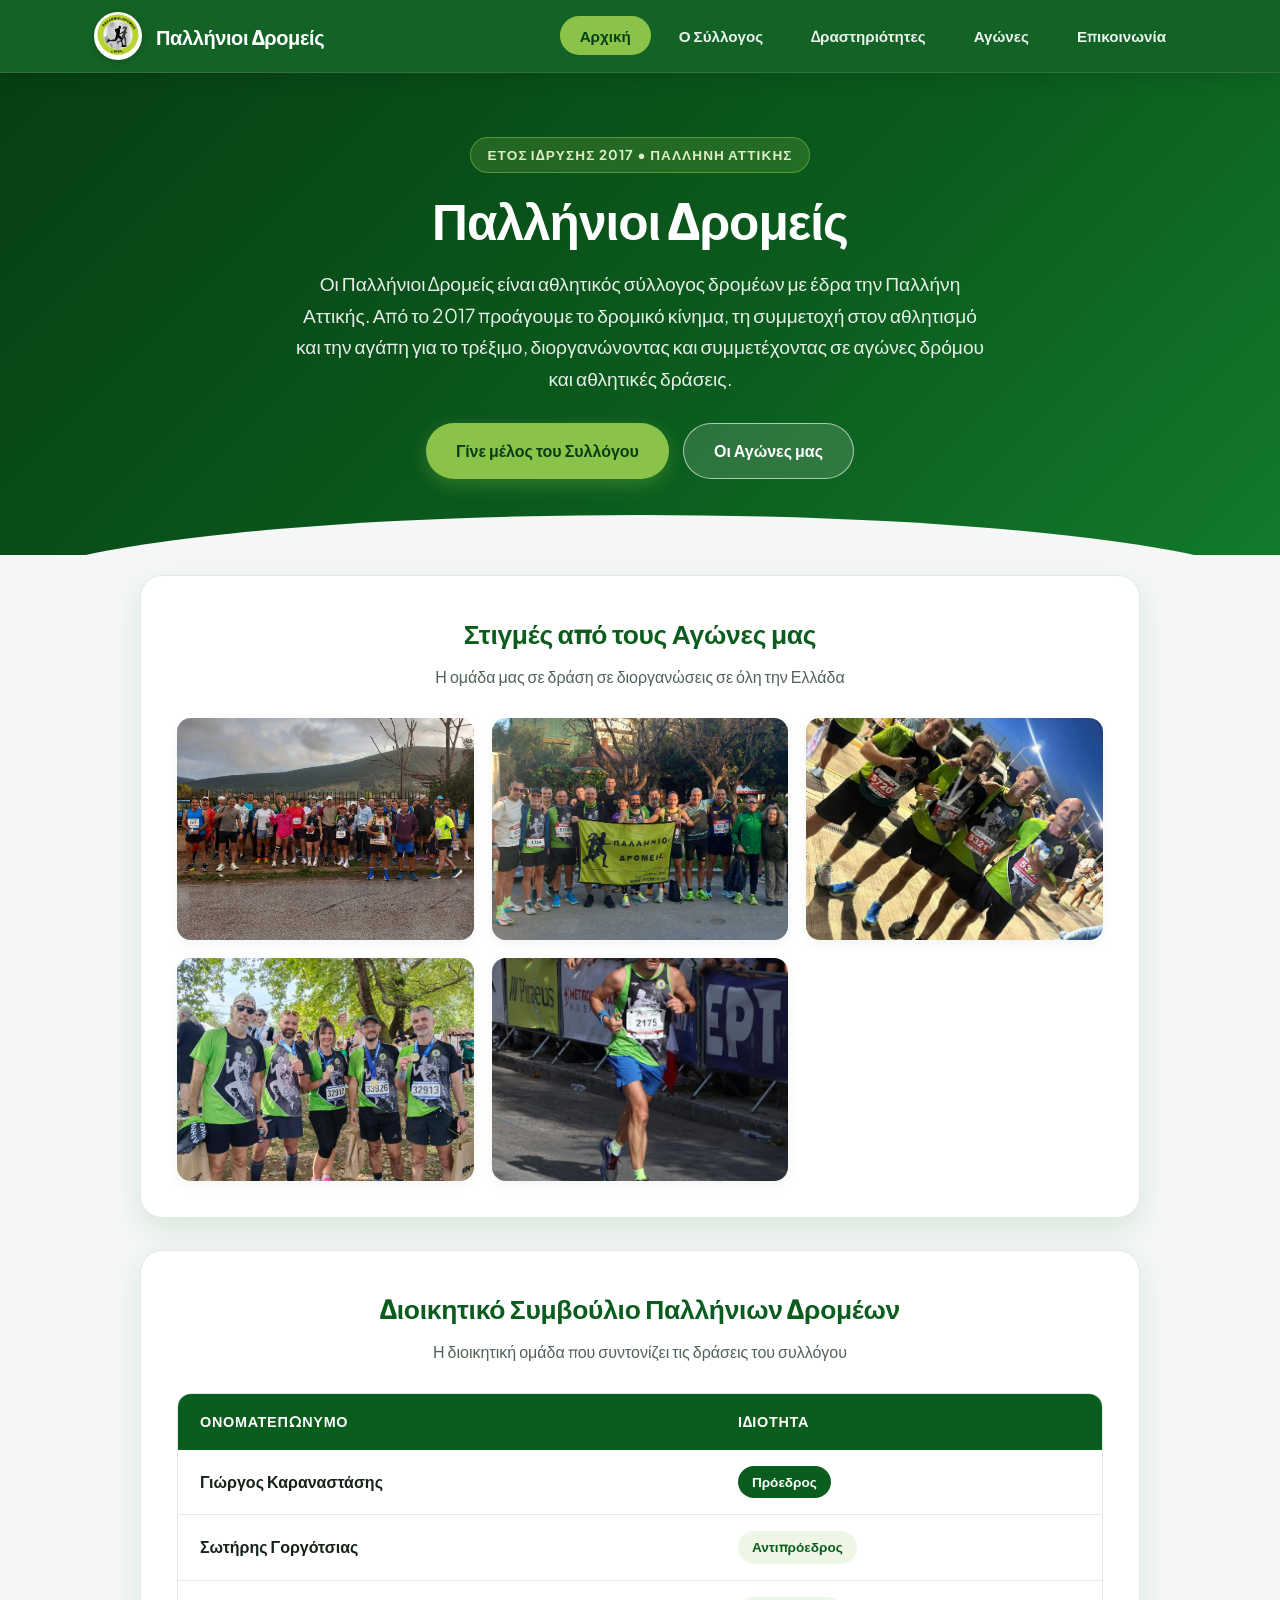
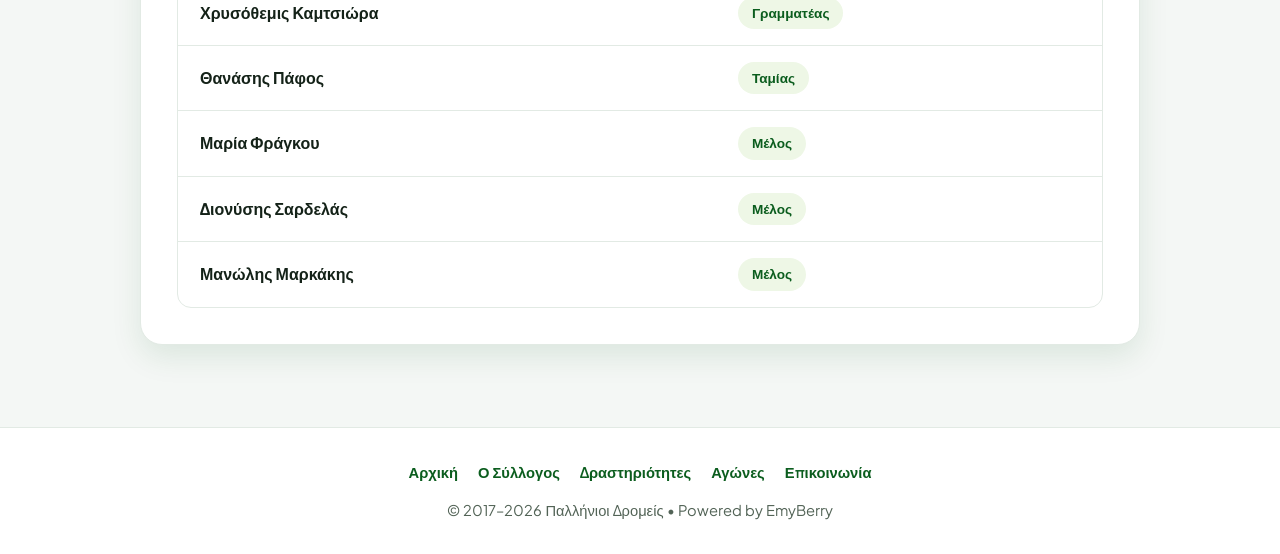
<file: index.html>
<!DOCTYPE html>
<html lang="el">
<head>
    <!-- Google tag (gtag.js) -->
    <script async src="https://www.googletagmanager.com/gtag/js?id=G-YLR9Y5C6YE"></script>
    <script>
      window.dataLayer = window.dataLayer || [];
      function gtag(){dataLayer.push(arguments);}
      gtag('js', new Date());
      gtag('config', 'G-YLR9Y5C6YE');
    </script>
    <meta charset="UTF-8">
    <meta name="viewport" content="width=device-width, initial-scale=1.0">
    <meta name="description" content="Παλλήνιοι Δρομείς – Αθλητικός Σύλλογος Δρομέων με έδρα την Παλλήνη Αττικής. Από το 2017 προάγουμε το δρομικό κίνημα και τη συμμετοχή στον αθλητισμό.">
    <title>Παλλήνιοι Δρομείς – Αθλητικός Σύλλογος Δρομέων στην Παλλήνη</title>
    <link rel="stylesheet" href="style.css">
</head>
<body>

    <nav class="navbar">
        <div class="nav-container">
            <a href="index.html" class="nav-logo">
                <img src="Παλλήνιοι Δρομείς Logo High resolution.jpg" alt="Παλλήνιοι Δρομείς Logo">
                <span>Παλλήνιοι Δρομείς</span>
            </a>
            <button class="hamburger" onclick="toggleMenu()" aria-label="Άνοιγμα μενού">☰</button>
            <ul class="nav-links" id="navLinks">
                <li><a href="index.html" class="active">Αρχική</a></li>
                <li><a href="link1.html">Ο Σύλλογος</a></li>
                <li><a href="link2.html">Δραστηριότητες</a></li>
                <li><a href="link3.html">Αγώνες</a></li>
                <li><a href="link4.html">Επικοινωνία</a></li>
            </ul>
        </div>
    </nav>

    <header class="hero">
        <div class="hero-inner">
            <span class="hero-badge">Έτος Ίδρυσης 2017 • Παλλήνη Αττικής</span>
            <h1>Παλλήνιοι Δρομείς</h1>
            <p>
                Οι Παλλήνιοι Δρομείς είναι αθλητικός σύλλογος δρομέων με έδρα την Παλλήνη Αττικής. 
                Από το 2017 προάγουμε το δρομικό κίνημα, τη συμμετοχή στον αθλητισμό και την αγάπη για το τρέξιμο, διοργανώνοντας και συμμετέχοντας σε αγώνες δρόμου και αθλητικές δράσεις.
            </p>
            <div class="hero-actions">
                <a href="https://docs.google.com/forms/d/e/1FAIpQLSdyOeB3TkOv_56ZEMAT5_7VvpptlENomtCvIJDAaizdkoRzAA/viewform" target="_blank" class="btn btn-accent">
                    Γίνε μέλος του Συλλόγου
                </a>
                <a href="link3.html" class="btn btn-outline">
                    Οι Αγώνες μας
                </a>
            </div>
        </div>
    </header>

    <main class="container">
        <section class="card">
            <h2 class="section-title">Στιγμές από τους Αγώνες μας</h2>
            <p class="section-subtitle">Η ομάδα μας σε δράση σε διοργανώσεις σε όλη την Ελλάδα</p>
            <div class="gallery-grid">
                <div class="gallery-item">
                    <img src="marathon.jpg" alt="Παλλήνιοι Δρομείς στον Μαραθώνιο">
                </div>
                <div class="gallery-item">
                    <img src="1.jpg" alt="Ομαδική φωτογραφία Παλλήνιοι Δρομείς">
                </div>
                <div class="gallery-item">
                    <img src="2.jpg" alt="Δρομείς του συλλόγου σε νυχτερινό αγώνα">
                </div>
                <div class="gallery-item">
                    <img src="3.jpg" alt="Τερματισμός και μετάλλια Παλλήνιοι Δρομείς">
                </div>
                <div class="gallery-item">
                    <img src="4.jpg" alt="Συμμετοχή Παλλήνιων Δρομέων σε αγώνα δρόμου">
                </div>
            </div>
        </section>

        <section class="card">
            <h2 class="section-title">Διοικητικό Συμβούλιο Παλλήνιων Δρομέων</h2>
            <p class="section-subtitle">Η διοικητική ομάδα που συντονίζει τις δράσεις του συλλόγου</p>
            <div class="table-wrapper">
                <table class="modern-table">
                    <thead>
                        <tr>
                            <th>Ονοματεπώνυμο</th>
                            <th>Ιδιότητα</th>
                        </tr>
                    </thead>
                    <tbody>
                        <tr>
                            <td class="member-name">Γιώργος Καραναστάσης</td>
                            <td><span class="role-badge president">Πρόεδρος</span></td>
                        </tr>
                        <tr>
                            <td class="member-name">Σωτήρης Γοργότσιας</td>
                            <td><span class="role-badge">Αντιπρόεδρος</span></td>
                        </tr>
                        <tr>
                            <td class="member-name">Χρυσόθεμις Καμτσιώρα</td>
                            <td><span class="role-badge">Γραμματέας</span></td>
                        </tr>
                        <tr>
                            <td class="member-name">Θανάσης Πάφος</td>
                            <td><span class="role-badge">Ταμίας</span></td>
                        </tr>
                        <tr>
                            <td class="member-name">Μαρία Φράγκου</td>
                            <td><span class="role-badge">Μέλος</span></td>
                        </tr>
                        <tr>
                            <td class="member-name">Διονύσης Σαρδελάς</td>
                            <td><span class="role-badge">Μέλος</span></td>
                        </tr>
                        <tr>
                            <td class="member-name">Μανώλης Μαρκάκης</td>
                            <td><span class="role-badge">Μέλος</span></td>
                        </tr>
                    </tbody>
                </table>
            </div>
        </section>
    </main>

    <footer class="footer">
        <div class="footer-links">
            <a href="index.html">Αρχική</a>
            <a href="link1.html">Ο Σύλλογος</a>
            <a href="link2.html">Δραστηριότητες</a>
            <a href="link3.html">Αγώνες</a>
            <a href="link4.html">Επικοινωνία</a>
        </div>
        <p>© 2017–2026 Παλλήνιοι Δρομείς • Powered by EmyBerry</p>
    </footer>

    <script>
        function toggleMenu() {
            document.getElementById("navLinks").classList.toggle("show");
        }
    </script>
</body>
</html>
</file>
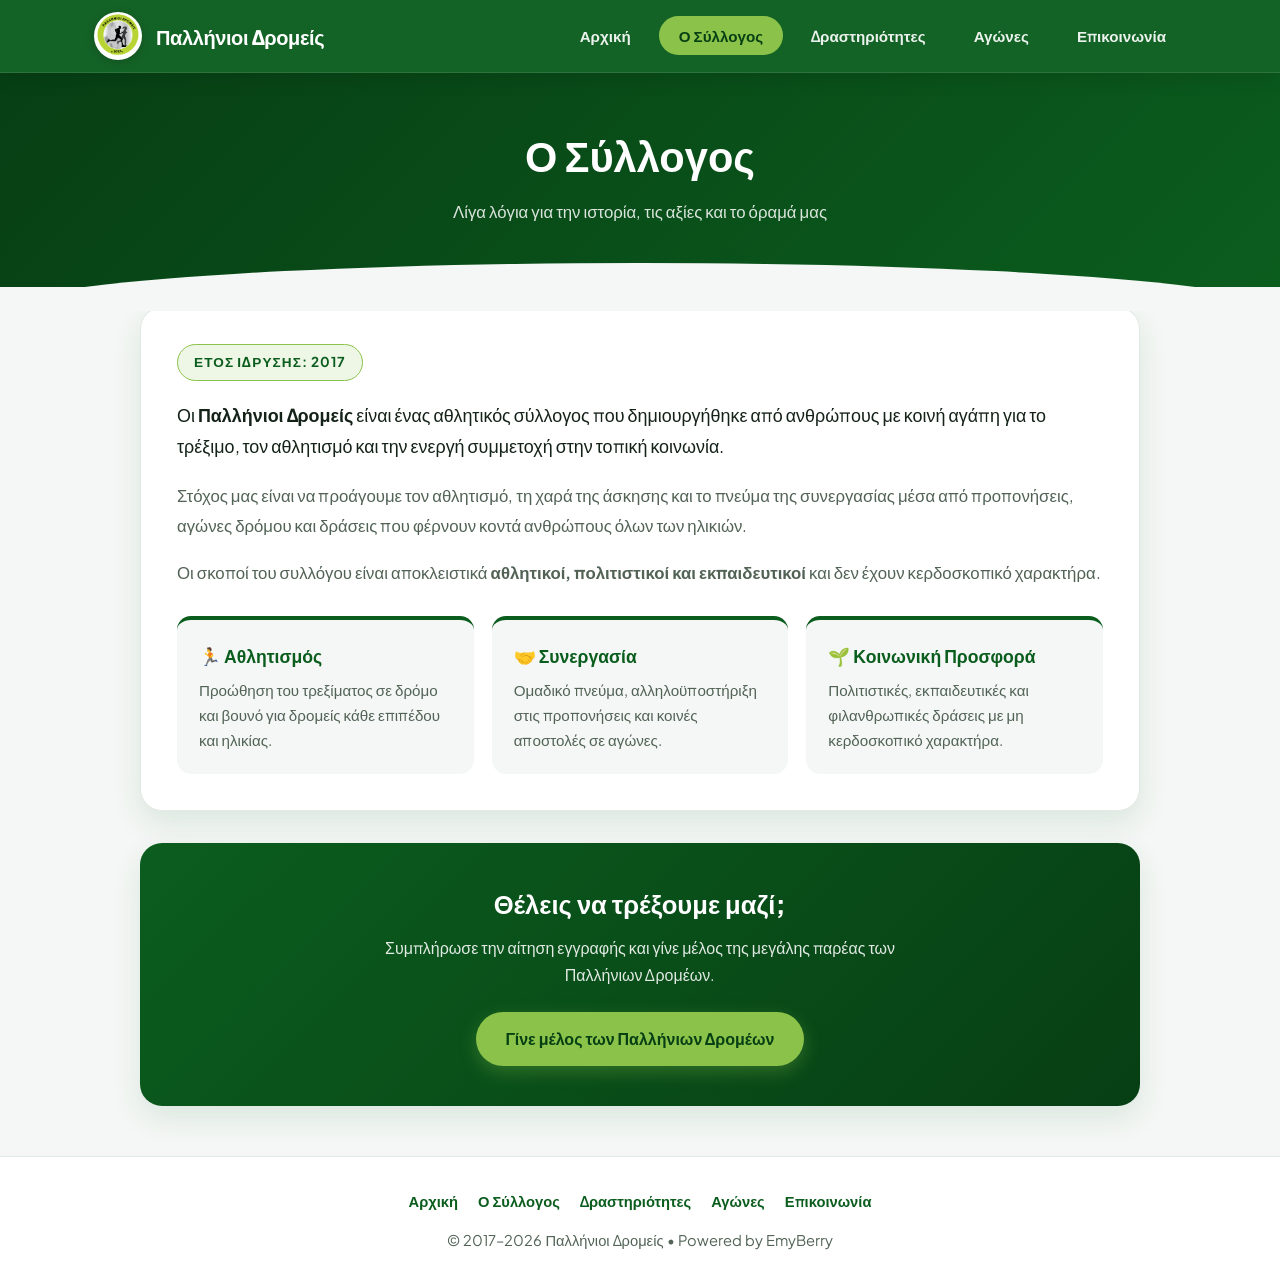
<file: link1.html>
<!DOCTYPE html>
<html lang="el">
<head>
    <!-- Google tag (gtag.js) -->
    <script async src="https://www.googletagmanager.com/gtag/js?id=G-YLR9Y5C6YE"></script>
    <script>
      window.dataLayer = window.dataLayer || [];
      function gtag(){dataLayer.push(arguments);}
      gtag('js', new Date());
      gtag('config', 'G-YLR9Y5C6YE');
    </script>
    <meta charset="UTF-8">
    <meta name="viewport" content="width=device-width, initial-scale=1.0">
    <meta name="description" content="Λίγα λόγια για τους Παλλήνιους Δρομείς. Αθλητικός σύλλογος δρομέων στην Παλλήνη με έτος ίδρυσης το 2017.">
    <title>Ο Σύλλογος - Παλλήνιοι Δρομείς</title>
    <link rel="stylesheet" href="style.css">
</head>
<body>

    <nav class="navbar">
        <div class="nav-container">
            <a href="index.html" class="nav-logo">
                <img src="Παλλήνιοι Δρομείς Logo High resolution.jpg" alt="Παλλήνιοι Δρομείς Logo">
                <span>Παλλήνιοι Δρομείς</span>
            </a>
            <button class="hamburger" onclick="toggleMenu()" aria-label="Άνοιγμα μενού">☰</button>
            <ul class="nav-links" id="navLinks">
                <li><a href="index.html">Αρχική</a></li>
                <li><a href="link1.html" class="active">Ο Σύλλογος</a></li>
                <li><a href="link2.html">Δραστηριότητες</a></li>
                <li><a href="link3.html">Αγώνες</a></li>
                <li><a href="link4.html">Επικοινωνία</a></li>
            </ul>
        </div>
    </nav>

    <header class="page-header">
        <h1>Ο Σύλλογος</h1>
        <p>Λίγα λόγια για την ιστορία, τις αξίες και το όραμά μας</p>
    </header>

    <main class="container">
        <section class="card">
            <span class="hero-badge" style="background: var(--accent-soft); color: var(--primary); border-color: var(--accent);">Έτος ίδρυσης: 2017</span>
            <p class="about-lead">
                Οι <strong>Παλλήνιοι Δρομείς</strong> είναι ένας αθλητικός σύλλογος που δημιουργήθηκε από ανθρώπους με κοινή αγάπη για το τρέξιμο, τον αθλητισμό και την ενεργή συμμετοχή στην τοπική κοινωνία.
            </p>
            <p class="about-text">
                Στόχος μας είναι να προάγουμε τον αθλητισμό, τη χαρά της άσκησης και το πνεύμα της συνεργασίας μέσα από προπονήσεις, αγώνες δρόμου και δράσεις που φέρνουν κοντά ανθρώπους όλων των ηλικιών.
            </p>
            <p class="about-text">
                Οι σκοποί του συλλόγου είναι αποκλειστικά <strong>αθλητικοί, πολιτιστικοί και εκπαιδευτικοί</strong> και δεν έχουν κερδοσκοπικό χαρακτήρα.
            </p>

            <div class="pillars-grid">
                <div class="pillar-card">
                    <h3>🏃 Αθλητισμός</h3>
                    <p>Προώθηση του τρεξίματος σε δρόμο και βουνό για δρομείς κάθε επιπέδου και ηλικίας.</p>
                </div>
                <div class="pillar-card">
                    <h3>🤝 Συνεργασία</h3>
                    <p>Ομαδικό πνεύμα, αλληλοϋποστήριξη στις προπονήσεις και κοινές αποστολές σε αγώνες.</p>
                </div>
                <div class="pillar-card">
                    <h3>🌱 Κοινωνική Προσφορά</h3>
                    <p>Πολιτιστικές, εκπαιδευτικές και φιλανθρωπικές δράσεις με μη κερδοσκοπικό χαρακτήρα.</p>
                </div>
            </div>
        </section>

        <section class="cta-banner">
            <h3>Θέλεις να τρέξουμε μαζί;</h3>
            <p>Συμπλήρωσε την αίτηση εγγραφής και γίνε μέλος της μεγάλης παρέας των Παλλήνιων Δρομέων.</p>
            <a class="btn btn-accent" href="https://docs.google.com/forms/d/e/1FAIpQLSdyOeB3TkOv_56ZEMAT5_7VvpptlENomtCvIJDAaizdkoRzAA/viewform" target="_blank">
                Γίνε μέλος των Παλλήνιων Δρομέων
            </a>
        </section>
    </main>

    <footer class="footer">
        <div class="footer-links">
            <a href="index.html">Αρχική</a>
            <a href="link1.html">Ο Σύλλογος</a>
            <a href="link2.html">Δραστηριότητες</a>
            <a href="link3.html">Αγώνες</a>
            <a href="link4.html">Επικοινωνία</a>
        </div>
        <p>© 2017–2026 Παλλήνιοι Δρομείς • Powered by EmyBerry</p>
    </footer>

    <script>
        function toggleMenu() {
            document.getElementById("navLinks").classList.toggle("show");
        }
    </script>
</body>
</html>
</file>
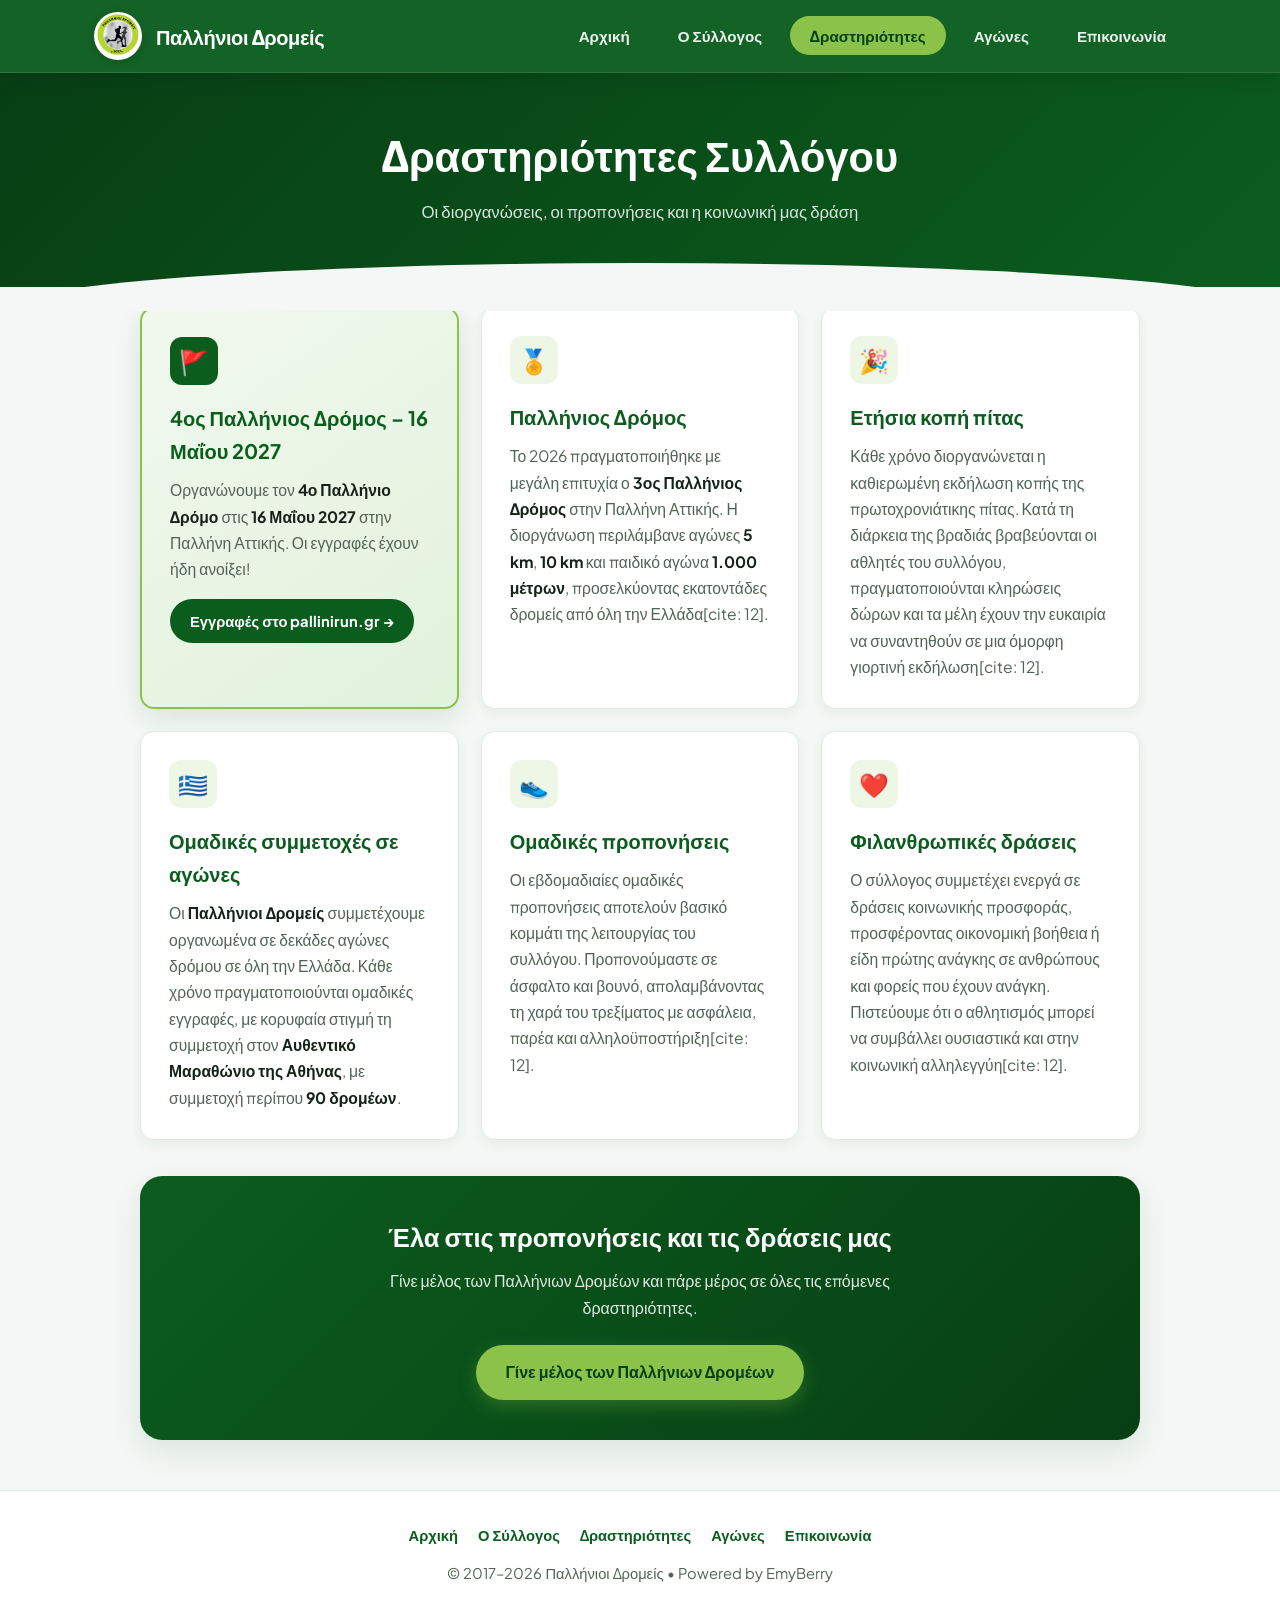
<file: link2.html>
<!DOCTYPE html>
<html lang="el">
<head>
    <!-- Google tag (gtag.js) -->
    <script async src="https://www.googletagmanager.com/gtag/js?id=G-YLR9Y5C6YE"></script>
    <script>
      window.dataLayer = window.dataLayer || [];
      function gtag(){dataLayer.push(arguments);}
      gtag('js', new Date());
      gtag('config', 'G-YLR9Y5C6YE');
    </script>
    <meta charset="UTF-8">
    <meta name="viewport" content="width=device-width, initial-scale=1.0">
    <meta name="description" content="Οι δραστηριότητες των Παλλήνιων Δρομέων: 4ος Παλλήνιος Δρόμος, ομαδικές προπονήσεις, συμμετοχές σε αγώνες, κοπή πίτας και φιλανθρωπικές δράσεις.">
    <title>Δραστηριότητες Συλλόγου - Παλλήνιοι Δρομείς</title>
    <link rel="stylesheet" href="style.css">
</head>
<body>

    <nav class="navbar">
        <div class="nav-container">
            <a href="index.html" class="nav-logo">
                <img src="Παλλήνιοι Δρομείς Logo High resolution.jpg" alt="Παλλήνιοι Δρομείς Logo">
                <span>Παλλήνιοι Δρομείς</span>
            </a>
            <button class="hamburger" onclick="toggleMenu()" aria-label="Άνοιγμα μενού">☰</button>
            <ul class="nav-links" id="navLinks">
                <li><a href="index.html">Αρχική</a></li>
                <li><a href="link1.html">Ο Σύλλογος</a></li>
                <li><a href="link2.html" class="active">Δραστηριότητες</a></li>
                <li><a href="link3.html">Αγώνες</a></li>
                <li><a href="link4.html">Επικοινωνία</a></li>
            </ul>
        </div>
    </nav>

    <header class="page-header">
        <h1>Δραστηριότητες Συλλόγου</h1>
        <p>Οι διοργανώσεις, οι προπονήσεις και η κοινωνική μας δράση</p>
    </header>

    <main class="container">
        <div class="activities-grid">
            <article class="activity-card featured-card">
                <div class="activity-icon">🚩</div>
                <h3>4ος Παλλήνιος Δρόμος – 16 Μαΐου 2027</h3>
                <p>
                    Οργανώνουμε τον <strong>4ο Παλλήνιο Δρόμο</strong> στις <strong>16 Μαΐου 2027</strong> στην Παλλήνη Αττικής. Οι εγγραφές έχουν ήδη ανοίξει!
                </p>
                <a class="card-link-btn" href="https://pallinirun.gr" target="_blank" rel="noopener noreferrer">
                    Εγγραφές στο pallinirun.gr →
                </a>
            </article>

            <article class="activity-card">
                <div class="activity-icon">🏅</div>
                <h3>Παλλήνιος Δρόμος</h3>
                <p>
                    Το 2026 πραγματοποιήθηκε με μεγάλη επιτυχία ο <strong>3ος Παλλήνιος Δρόμος</strong> στην Παλλήνη Αττικής. Η διοργάνωση περιλάμβανε αγώνες <strong>5 km</strong>, <strong>10 km</strong> και παιδικό αγώνα <strong>1.000 μέτρων</strong>, προσελκύοντας εκατοντάδες δρομείς από όλη την Ελλάδα[cite: 12].
                </p>
            </article>

            <article class="activity-card">
                <div class="activity-icon">🎉</div>
                <h3>Ετήσια κοπή πίτας</h3>
                <p>
                    Κάθε χρόνο διοργανώνεται η καθιερωμένη εκδήλωση κοπής της πρωτοχρονιάτικης πίτας. Κατά τη διάρκεια της βραδιάς βραβεύονται οι αθλητές του συλλόγου, πραγματοποιούνται κληρώσεις δώρων και τα μέλη έχουν την ευκαιρία να συναντηθούν σε μια όμορφη γιορτινή εκδήλωση[cite: 12].
                </p>
            </article>

            <article class="activity-card">
                <div class="activity-icon">🇬🇷</div>
                <h3>Ομαδικές συμμετοχές σε αγώνες</h3>
                <p>
                    Οι <strong>Παλλήνιοι Δρομείς</strong> συμμετέχουμε οργανωμένα σε δεκάδες αγώνες δρόμου σε όλη την Ελλάδα. Κάθε χρόνο πραγματοποιούνται ομαδικές εγγραφές, με κορυφαία στιγμή τη συμμετοχή στον <strong>Αυθεντικό Μαραθώνιο της Αθήνας</strong>, με συμμετοχή περίπου <strong>90 δρομέων</strong>.
                </p>
            </article>

            <article class="activity-card">
                <div class="activity-icon">👟</div>
                <h3>Ομαδικές προπονήσεις</h3>
                <p>
                    Οι εβδομαδιαίες ομαδικές προπονήσεις αποτελούν βασικό κομμάτι της λειτουργίας του συλλόγου. Προπονούμαστε σε άσφαλτο και βουνό, απολαμβάνοντας τη χαρά του τρεξίματος με ασφάλεια, παρέα και αλληλοϋποστήριξη[cite: 12].
                </p>
            </article>

            <article class="activity-card">
                <div class="activity-icon">❤️</div>
                <h3>Φιλανθρωπικές δράσεις</h3>
                <p>
                    Ο σύλλογος συμμετέχει ενεργά σε δράσεις κοινωνικής προσφοράς, προσφέροντας οικονομική βοήθεια ή είδη πρώτης ανάγκης σε ανθρώπους και φορείς που έχουν ανάγκη. Πιστεύουμε ότι ο αθλητισμός μπορεί να συμβάλλει ουσιαστικά και στην κοινωνική αλληλεγγύη[cite: 12].
                </p>
            </article>
        </div>

        <section class="cta-banner" style="margin-top: 36px;">
            <h3>Έλα στις προπονήσεις και τις δράσεις μας</h3>
            <p>Γίνε μέλος των Παλλήνιων Δρομέων και πάρε μέρος σε όλες τις επόμενες δραστηριότητες.</p>
            <a class="btn btn-accent" href="https://docs.google.com/forms/d/e/1FAIpQLSdyOeB3TkOv_56ZEMAT5_7VvpptlENomtCvIJDAaizdkoRzAA/viewform" target="_blank">
                Γίνε μέλος των Παλλήνιων Δρομέων
            </a>
        </section>
    </main>

    <footer class="footer">
        <div class="footer-links">
            <a href="index.html">Αρχική</a>
            <a href="link1.html">Ο Σύλλογος</a>
            <a href="link2.html">Δραστηριότητες</a>
            <a href="link3.html">Αγώνες</a>
            <a href="link4.html">Επικοινωνία</a>
        </div>
        <p>© 2017–2026 Παλλήνιοι Δρομείς • Powered by EmyBerry</p>
    </footer>

    <script>
        function toggleMenu() {
            document.getElementById("navLinks").classList.toggle("show");
        }
    </script>
</body>
</html>
</file>
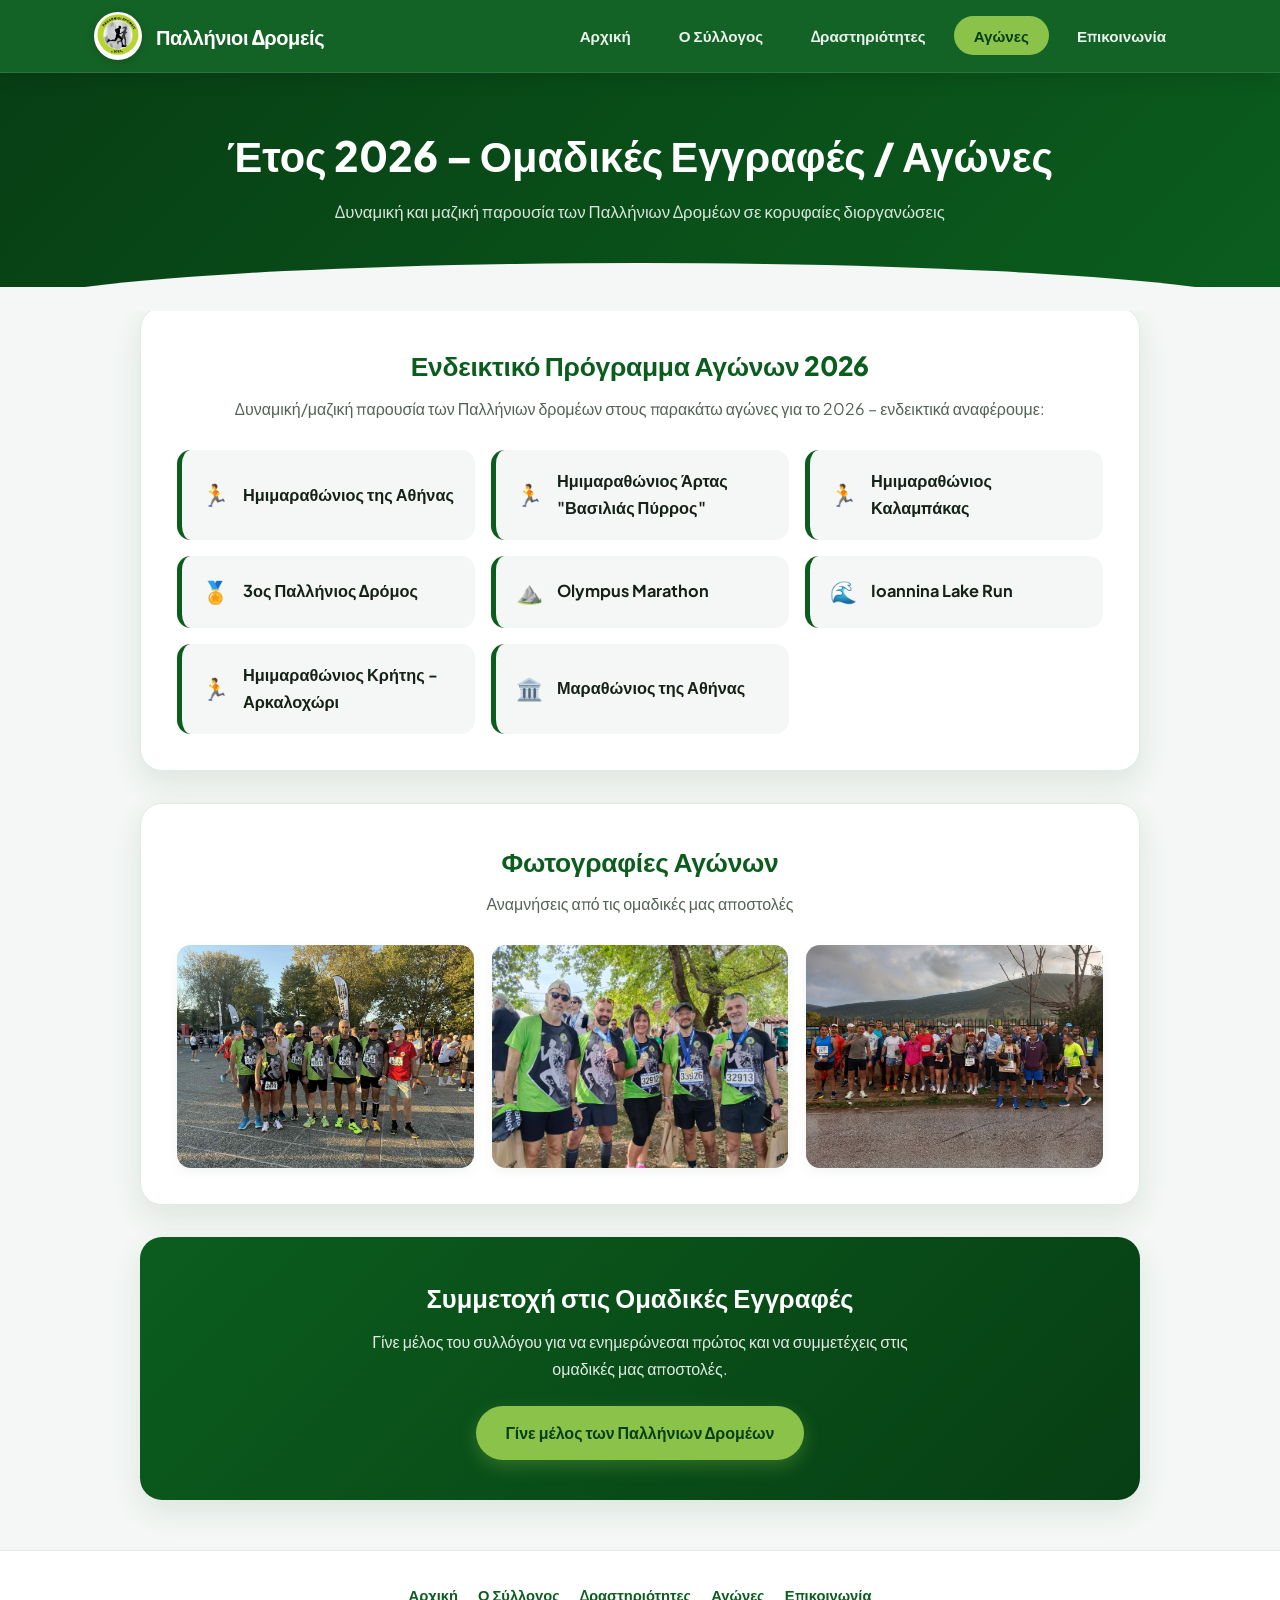
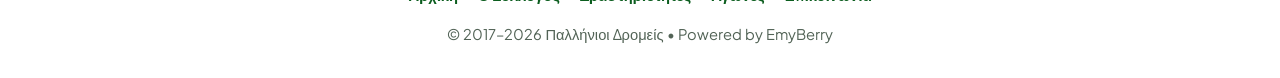
<file: link3.html>
<!DOCTYPE html>
<html lang="el">
<head>
    <!-- Google tag (gtag.js) -->
    <script async src="https://www.googletagmanager.com/gtag/js?id=G-YLR9Y5C6YE"></script>
    <script>
      window.dataLayer = window.dataLayer || [];
      function gtag(){dataLayer.push(arguments);}
      gtag('js', new Date());
      gtag('config', 'G-YLR9Y5C6YE');
    </script>
    <meta charset="UTF-8">
    <meta name="viewport" content="width=device-width, initial-scale=1.0">
    <meta name="description" content="Έτος 2026 - Ομαδικές εγγραφές και αγώνες των Παλλήνιων Δρομέων σε όλη την Ελλάδα.">
    <title>Αγώνες - Παλλήνιοι Δρομείς</title>
    <link rel="stylesheet" href="style.css">
</head>
<body>

    <nav class="navbar">
        <div class="nav-container">
            <a href="index.html" class="nav-logo">
                <img src="Παλλήνιοι Δρομείς Logo High resolution.jpg" alt="Παλλήνιοι Δρομείς Logo">
                <span>Παλλήνιοι Δρομείς</span>
            </a>
            <button class="hamburger" onclick="toggleMenu()" aria-label="Άνοιγμα μενού">☰</button>
            <ul class="nav-links" id="navLinks">
                <li><a href="index.html">Αρχική</a></li>
                <li><a href="link1.html">Ο Σύλλογος</a></li>
                <li><a href="link2.html">Δραστηριότητες</a></li>
                <li><a href="link3.html" class="active">Αγώνες</a></li>
                <li><a href="link4.html">Επικοινωνία</a></li>
            </ul>
        </div>
    </nav>

    <header class="page-header">
        <h1>Έτος 2026 – Ομαδικές Εγγραφές / Αγώνες</h1>
        <p>Δυναμική και μαζική παρουσία των Παλλήνιων Δρομέων σε κορυφαίες διοργανώσεις</p>
    </header>

    <main class="container">
        <section class="card">
            <h2 class="section-title">Ενδεικτικό Πρόγραμμα Αγώνων 2026</h2>
            <p class="section-subtitle">Δυναμική/μαζική παρουσία των Παλλήνιων δρομέων στους παρακάτω αγώνες για το 2026 – ενδεικτικά αναφέρουμε:</p>

            <div class="race-grid">
                <div class="race-card">
                    <span class="race-badge">🏃</span>
                    <span>Ημιμαραθώνιος της Αθήνας</span>
                </div>
                <div class="race-card">
                    <span class="race-badge">🏃</span>
                    <span>Ημιμαραθώνιος Άρτας "Βασιλιάς Πύρρος"</span>
                </div>
                <div class="race-card">
                    <span class="race-badge">🏃</span>
                    <span>Ημιμαραθώνιος Καλαμπάκας</span>
                </div>
                <div class="race-card">
                    <span class="race-badge">🏅</span>
                    <span>3ος Παλλήνιος Δρόμος</span>
                </div>
                <div class="race-card">
                    <span class="race-badge">⛰️</span>
                    <span>Olympus Marathon</span>
                </div>
                <div class="race-card">
                    <span class="race-badge">🌊</span>
                    <span>Ioannina Lake Run</span>
                </div>
                <div class="race-card">
                    <span class="race-badge">🏃</span>
                    <span>Ημιμαραθώνιος Κρήτης - Αρκαλοχώρι</span>
                </div>
                <div class="race-card">
                    <span class="race-badge">🏛️</span>
                    <span>Μαραθώνιος της Αθήνας</span>
                </div>
            </div>
        </section>

        <section class="card">
            <h2 class="section-title">Φωτογραφίες Αγώνων</h2>
            <p class="section-subtitle">Αναμνήσεις από τις ομαδικές μας αποστολές</p>
            <div class="gallery-grid">
                <div class="gallery-item">
                    <img src="ILR2025.jpg" alt="Παλλήνιοι Δρομείς Ioannina Lake Run 2025">
                </div>
                <div class="gallery-item">
                    <img src="3.jpg" alt="Παλλήνιοι Δρομείς αγώνας">
                </div>
                <div class="gallery-item">
                    <img src="marathon.jpg" alt="Παλλήνιοι Δρομείς Μαραθώνιος Αθήνας">
                </div>
            </div>
        </section>

        <section class="cta-banner">
            <h3>Συμμετοχή στις Ομαδικές Εγγραφές</h3>
            <p>Γίνε μέλος του συλλόγου για να ενημερώνεσαι πρώτος και να συμμετέχεις στις ομαδικές μας αποστολές.</p>
            <a class="btn btn-accent" href="https://docs.google.com/forms/d/e/1FAIpQLSdyOeB3TkOv_56ZEMAT5_7VvpptlENomtCvIJDAaizdkoRzAA/viewform" target="_blank">
                Γίνε μέλος των Παλλήνιων Δρομέων
            </a>
        </section>
    </main>

    <footer class="footer">
        <div class="footer-links">
            <a href="index.html">Αρχική</a>
            <a href="link1.html">Ο Σύλλογος</a>
            <a href="link2.html">Δραστηριότητες</a>
            <a href="link3.html">Αγώνες</a>
            <a href="link4.html">Επικοινωνία</a>
        </div>
        <p>© 2017–2026 Παλλήνιοι Δρομείς • Powered by EmyBerry</p>
    </footer>

    <script>
        function toggleMenu() {
            document.getElementById("navLinks").classList.toggle("show");
        }
    </script>
</body>
</html>
</file>
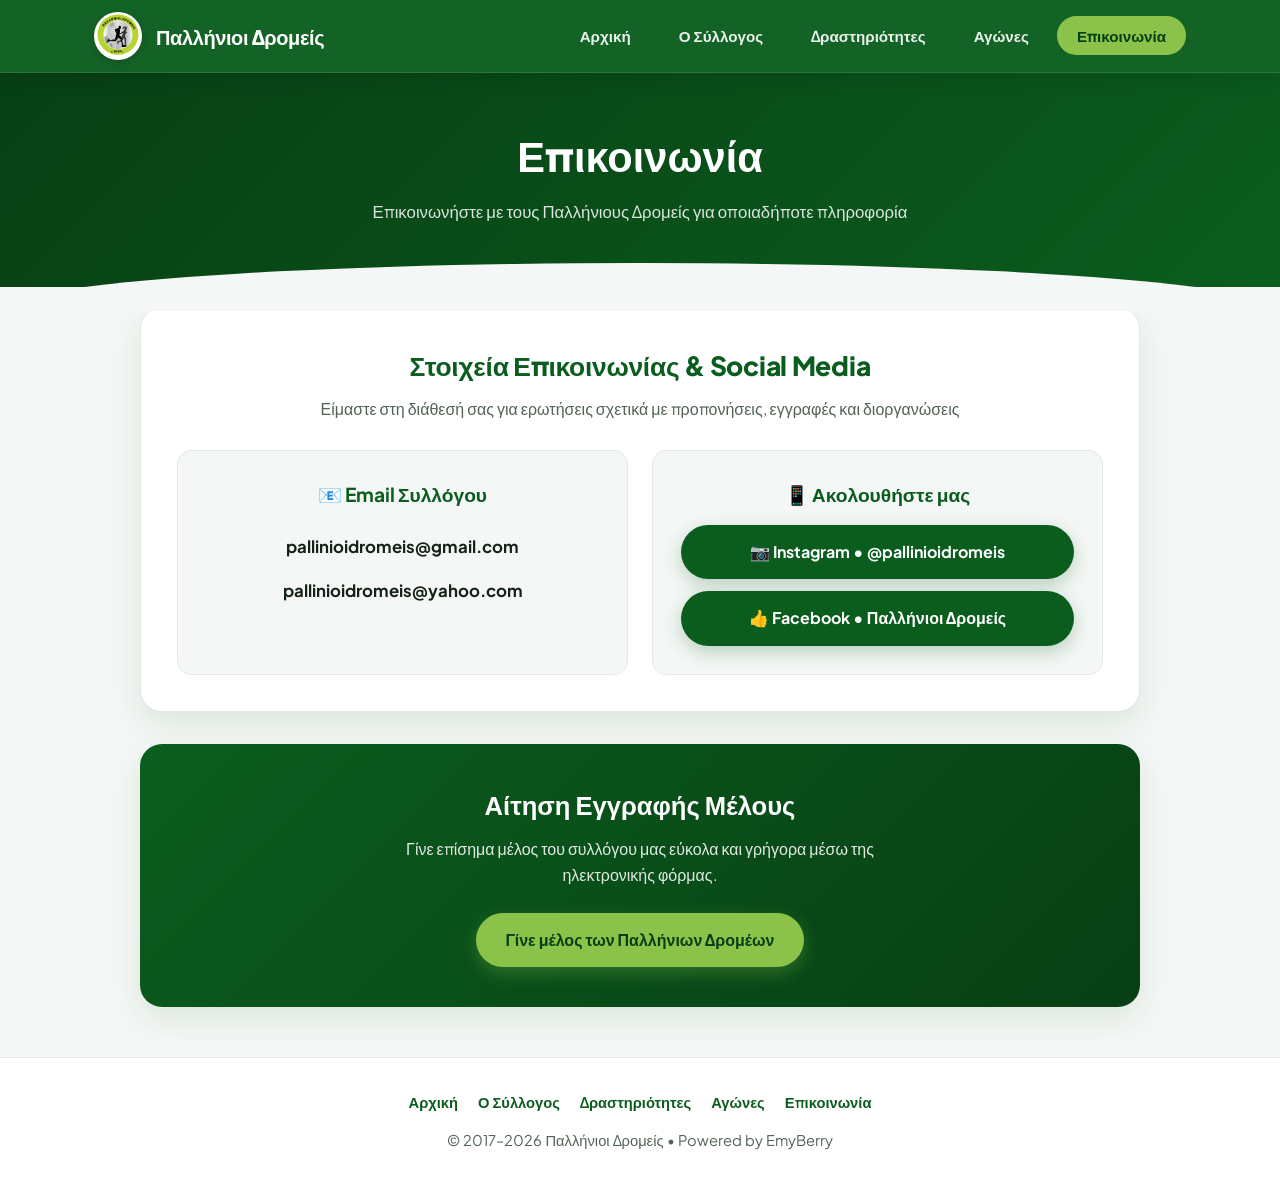
<file: link4.html>
<!DOCTYPE html>
<html lang="el">
<head>
    <!-- Google tag (gtag.js) -->
    <script async src="https://www.googletagmanager.com/gtag/js?id=G-YLR9Y5C6YE"></script>
    <script>
      window.dataLayer = window.dataLayer || [];
      function gtag(){dataLayer.push(arguments);}
      gtag('js', new Date());
      gtag('config', 'G-YLR9Y5C6YE');
    </script>
    <meta charset="UTF-8">
    <meta name="viewport" content="width=device-width, initial-scale=1.0">
    <meta name="description" content="Επικοινωνήστε με τους Παλλήνιους Δρομείς μέσω email, Instagram ή Facebook.">
    <title>Επικοινωνία - Παλλήνιοι Δρομείς</title>
    <link rel="stylesheet" href="style.css">
</head>
<body>

    <nav class="navbar">
        <div class="nav-container">
            <a href="index.html" class="nav-logo">
                <img src="Παλλήνιοι Δρομείς Logo High resolution.jpg" alt="Παλλήνιοι Δρομείς Logo">
                <span>Παλλήνιοι Δρομείς</span>
            </a>
            <button class="hamburger" onclick="toggleMenu()" aria-label="Άνοιγμα μενού">☰</button>
            <ul class="nav-links" id="navLinks">
                <li><a href="index.html">Αρχική</a></li>
                <li><a href="link1.html">Ο Σύλλογος</a></li>
                <li><a href="link2.html">Δραστηριότητες</a></li>
                <li><a href="link3.html">Αγώνες</a></li>
                <li><a href="link4.html" class="active">Επικοινωνία</a></li>
            </ul>
        </div>
    </nav>

    <header class="page-header">
        <h1>Επικοινωνία</h1>
        <p>Επικοινωνήστε με τους Παλλήνιους Δρομείς για οποιαδήποτε πληροφορία</p>
    </header>

    <main class="container">
        <section class="card">
            <h2 class="section-title">Στοιχεία Επικοινωνίας & Social Media</h2>
            <p class="section-subtitle">Είμαστε στη διάθεσή σας για ερωτήσεις σχετικά με προπονήσεις, εγγραφές και διοργανώσεις</p>

            <div class="contact-grid">
                <div class="contact-card">
                    <h3>📧 Email Συλλόγου</h3>
                    <a class="contact-link" href="mailto:pallinioidromeis@gmail.com">pallinioidromeis@gmail.com</a>
                    <a class="contact-link" href="mailto:pallinioidromeis@yahoo.com">pallinioidromeis@yahoo.com</a>
                </div>

                <div class="contact-card">
                    <h3>📱 Ακολουθήστε μας</h3>
                    <div class="social-buttons">
                        <a class="btn btn-primary" href="https://www.instagram.com/pallinioidromeis/" target="_blank">
                            📷 Instagram • @pallinioidromeis
                        </a>
                        <a class="btn btn-primary" href="https://www.facebook.com/PALLINI0IDR0MEIS" target="_blank">
                            👍 Facebook • Παλλήνιοι Δρομείς
                        </a>
                    </div>
                </div>
            </div>
        </section>

        <section class="cta-banner">
            <h3>Αίτηση Εγγραφής Μέλους</h3>
            <p>Γίνε επίσημα μέλος του συλλόγου μας εύκολα και γρήγορα μέσω της ηλεκτρονικής φόρμας.</p>
            <a class="btn btn-accent" href="https://docs.google.com/forms/d/e/1FAIpQLSdyOeB3TkOv_56ZEMAT5_7VvpptlENomtCvIJDAaizdkoRzAA/viewform" target="_blank">
                Γίνε μέλος των Παλλήνιων Δρομέων
            </a>
        </section>
    </main>

    <footer class="footer">
        <div class="footer-links">
            <a href="index.html">Αρχική</a>
            <a href="link1.html">Ο Σύλλογος</a>
            <a href="link2.html">Δραστηριότητες</a>
            <a href="link3.html">Αγώνες</a>
            <a href="link4.html">Επικοινωνία</a>
        </div>
        <p>© 2017–2026 Παλλήνιοι Δρομείς • Powered by EmyBerry</p>
    </footer>

    <script>
        function toggleMenu() {
            document.getElementById("navLinks").classList.toggle("show");
        }
    </script>
</body>
</html>
</file>
<file: style.css>
@import url('https://fonts.googleapis.com/css2?family=Plus+Jakarta+Sans:wght@400;500;600;700;800&display=swap');

:root {
    --primary: #0B5D1E;
    --primary-dark: #073f14;
    --primary-light: #137a2b;
    --accent: #8BC34A;
    --accent-soft: #eef7e6;
    --bg-main: #f4f7f5;
    --bg-card: #ffffff;
    --text-dark: #142218;
    --text-muted: #526356;
    --border-light: #e2eae4;
    --shadow-sm: 0 4px 12px rgba(11, 93, 30, 0.06);
    --shadow-md: 0 12px 30px rgba(11, 93, 30, 0.10);
    --shadow-lg: 0 20px 40px rgba(11, 93, 30, 0.15);
    --radius-md: 14px;
    --radius-lg: 22px;
    --radius-pill: 50px;
    --transition: all 0.3s cubic-bezier(0.25, 0.8, 0.25, 1);
}

* {
    box-sizing: border-box;
    margin: 0;
    padding: 0;
}

body {
    font-family: 'Plus Jakarta Sans', -apple-system, BlinkMacSystemFont, 'Segoe UI', Roboto, sans-serif;
    background-color: var(--bg-main);
    color: var(--text-dark);
    line-height: 1.65;
    display: flex;
    flex-direction: column;
    min-height: 100vh;
    -webkit-font-smoothing: antialiased;
}

/* ================= STICKY NAVIGATION ================= */
.navbar {
    position: sticky;
    top: 0;
    z-index: 1000;
    width: 100%;
    background: rgba(11, 93, 30, 0.96);
    backdrop-filter: blur(12px);
    -webkit-backdrop-filter: blur(12px);
    border-bottom: 1px solid rgba(255, 255, 255, 0.1);
    box-shadow: 0 4px 20px rgba(0, 0, 0, 0.12);
}

.nav-container {
    max-width: 1140px;
    margin: 0 auto;
    padding: 12px 24px;
    display: flex;
    align-items: center;
    justify-content: space-between;
}

.nav-logo {
    display: flex;
    align-items: center;
    gap: 14px;
    color: #ffffff;
    text-decoration: none;
    font-size: 1.25rem;
    font-weight: 800;
    letter-spacing: -0.02em;
}

.nav-logo img {
    width: 48px;
    height: 48px;
    object-fit: contain;
    border-radius: 50%;
    background: #ffffff;
    padding: 2px;
    box-shadow: 0 2px 8px rgba(0, 0, 0, 0.2);
}

.nav-links {
    display: flex;
    list-style: none;
    gap: 8px;
    align-items: center;
}

.nav-links a {
    color: rgba(255, 255, 255, 0.92);
    text-decoration: none;
    font-weight: 600;
    font-size: 0.95rem;
    padding: 10px 20px;
    border-radius: var(--radius-pill);
    transition: var(--transition);
}

.nav-links a:hover,
.nav-links a.active {
    background: var(--accent);
    color: var(--primary-dark);
    font-weight: 700;
    transform: translateY(-1px);
}

.hamburger {
    display: none;
    background: none;
    border: none;
    color: #ffffff;
    font-size: 1.8rem;
    cursor: pointer;
    padding: 4px 8px;
    line-height: 1;
}

/* ================= HERO BANNER ================= */
.hero {
    background: linear-gradient(135deg, var(--primary-dark) 0%, var(--primary) 60%, var(--primary-light) 100%);
    color: #ffffff;
    padding: 64px 24px 76px;
    text-align: center;
    position: relative;
    overflow: hidden;
}

.hero::after {
    content: '';
    position: absolute;
    bottom: -40px;
    left: 0;
    right: 0;
    height: 80px;
    background: var(--bg-main);
    border-radius: 50% 50% 0 0 / 100% 100% 0 0;
}

.hero-inner {
    max-width: 820px;
    margin: 0 auto;
    position: relative;
    z-index: 2;
}

.hero-badge {
    display: inline-block;
    background: rgba(139, 195, 74, 0.2);
    border: 1px solid rgba(139, 195, 74, 0.5);
    color: #dcedc8;
    font-size: 0.85rem;
    font-weight: 700;
    text-transform: uppercase;
    letter-spacing: 0.08em;
    padding: 6px 16px;
    border-radius: var(--radius-pill);
    margin-bottom: 18px;
}

.hero h1 {
    font-size: clamp(2rem, 4.5vw, 3.1rem);
    font-weight: 800;
    line-height: 1.18;
    margin-bottom: 18px;
    letter-spacing: -0.02em;
}

.hero p {
    font-size: clamp(1.05rem, 2vw, 1.2rem);
    color: rgba(255, 255, 255, 0.9);
    max-width: 700px;
    margin: 0 auto 28px;
    font-weight: 400;
}

.hero-actions {
    display: flex;
    gap: 14px;
    justify-content: center;
    flex-wrap: wrap;
}

/* ================= PAGE HEADER (SUBPAGES) ================= */
.page-header {
    background: linear-gradient(135deg, var(--primary-dark) 0%, var(--primary) 100%);
    color: #ffffff;
    padding: 48px 24px 62px;
    text-align: center;
    position: relative;
}

.page-header::after {
    content: '';
    position: absolute;
    bottom: -24px;
    left: 0;
    right: 0;
    height: 48px;
    background: var(--bg-main);
    border-radius: 50% 50% 0 0 / 100% 100% 0 0;
}

.page-header h1 {
    font-size: clamp(1.8rem, 4vw, 2.6rem);
    font-weight: 800;
    margin-bottom: 8px;
    position: relative;
    z-index: 2;
}

.page-header p {
    color: rgba(255, 255, 255, 0.85);
    font-size: 1.05rem;
    max-width: 640px;
    margin: 0 auto;
    position: relative;
    z-index: 2;
}

/* ================= MAIN CONTAINER & CARDS ================= */
.container {
    max-width: 1040px;
    width: 100%;
    margin: 0 auto;
    padding: 20px 20px 50px;
    flex: 1;
}

.card {
    background: var(--bg-card);
    border-radius: var(--radius-lg);
    padding: 36px;
    box-shadow: var(--shadow-md);
    border: 1px solid var(--border-light);
    margin-bottom: 32px;
}

.section-title {
    color: var(--primary);
    font-size: 1.65rem;
    font-weight: 800;
    margin-bottom: 8px;
    text-align: center;
    letter-spacing: -0.01em;
}

.section-subtitle {
    color: var(--text-muted);
    text-align: center;
    margin-bottom: 28px;
    font-size: 1rem;
}

/* ================= PHOTO GALLERY ================= */
.gallery-grid {
    display: grid;
    grid-template-columns: repeat(auto-fit, minmax(280px, 1fr));
    gap: 18px;
    margin-top: 20px;
}

.gallery-item {
    position: relative;
    border-radius: var(--radius-md);
    overflow: hidden;
    aspect-ratio: 4 / 3;
    background: #e8efe9;
    box-shadow: var(--shadow-sm);
}

.gallery-item img {
    width: 100%;
    height: 100%;
    object-fit: cover;
    display: block;
    transition: transform 0.5s ease;
}

.gallery-item:hover img {
    transform: scale(1.05);
}

/* ================= MODERN BOARD TABLE ================= */
.table-wrapper {
    overflow-x: auto;
    border-radius: var(--radius-md);
    border: 1px solid var(--border-light);
}

.modern-table {
    width: 100%;
    border-collapse: collapse;
    text-align: left;
}

.modern-table thead {
    background: var(--primary);
    color: #ffffff;
}

.modern-table th {
    padding: 16px 22px;
    font-weight: 700;
    font-size: 0.9rem;
    text-transform: uppercase;
    letter-spacing: 0.05em;
}

.modern-table td {
    padding: 16px 22px;
    border-bottom: 1px solid var(--border-light);
    font-size: 1rem;
}

.modern-table tbody tr:last-child td {
    border-bottom: none;
}

.modern-table tbody tr:hover {
    background: var(--accent-soft);
}

.member-name {
    font-weight: 700;
    color: var(--text-dark);
}

.role-badge {
    display: inline-block;
    padding: 5px 14px;
    border-radius: var(--radius-pill);
    font-size: 0.85rem;
    font-weight: 700;
    background: var(--accent-soft);
    color: var(--primary);
}

.role-badge.president {
    background: var(--primary);
    color: #ffffff;
}

/* ================= ABOUT / HIGHLIGHTS ================= */
.about-lead {
    font-size: 1.12rem;
    color: var(--text-dark);
    margin-bottom: 20px;
    line-height: 1.75;
}

.about-text {
    color: var(--text-muted);
    font-size: 1.05rem;
    margin-bottom: 18px;
    line-height: 1.75;
}

.pillars-grid {
    display: grid;
    grid-template-columns: repeat(auto-fit, minmax(220px, 1fr));
    gap: 18px;
    margin-top: 28px;
}

.pillar-card {
    background: var(--bg-main);
    padding: 22px;
    border-radius: var(--radius-md);
    border-top: 4px solid var(--primary);
}

.pillar-card h3 {
    color: var(--primary);
    font-size: 1.1rem;
    margin-bottom: 6px;
}

.pillar-card p {
    color: var(--text-muted);
    font-size: 0.95rem;
}

/* ================= ACTIVITIES CARDS ================= */
.activities-grid {
    display: grid;
    grid-template-columns: repeat(auto-fit, minmax(300px, 1fr));
    gap: 22px;
}

.activity-card {
    background: var(--bg-card);
    border-radius: var(--radius-md);
    padding: 28px;
    border: 1px solid var(--border-light);
    box-shadow: var(--shadow-sm);
    transition: var(--transition);
    display: flex;
    flex-direction: column;
}

.activity-card:hover {
    transform: translateY(-4px);
    box-shadow: var(--shadow-md);
    border-color: var(--accent);
}

.activity-icon {
    width: 48px;
    height: 48px;
    border-radius: 12px;
    background: var(--accent-soft);
    color: var(--primary);
    display: flex;
    align-items: center;
    justify-content: center;
    font-size: 1.5rem;
    margin-bottom: 16px;
}

.activity-card h3 {
    color: var(--primary);
    font-size: 1.25rem;
    font-weight: 700;
    margin-bottom: 10px;
}

.activity-card p {
    color: var(--text-muted);
    font-size: 0.98rem;
    line-height: 1.68;
}

.activity-card strong {
    color: var(--text-dark);
}

/* ================= RACES GRID ================= */
.race-grid {
    display: grid;
    grid-template-columns: repeat(auto-fit, minmax(280px, 1fr));
    gap: 16px;
}

.race-card {
    display: flex;
    align-items: center;
    gap: 14px;
    background: var(--bg-main);
    padding: 18px 20px;
    border-radius: var(--radius-md);
    border-left: 5px solid var(--primary);
    font-weight: 700;
    font-size: 1.02rem;
    color: var(--text-dark);
    transition: var(--transition);
}

.race-card:hover {
    background: var(--primary);
    color: #ffffff;
    transform: translateX(4px);
}

.race-badge {
    font-size: 1.35rem;
    flex-shrink: 0;
}

/* ================= CONTACT CARDS ================= */
.contact-grid {
    display: grid;
    grid-template-columns: repeat(auto-fit, minmax(280px, 1fr));
    gap: 24px;
    margin-top: 20px;
}

.contact-card {
    background: var(--bg-main);
    padding: 28px;
    border-radius: var(--radius-md);
    text-align: center;
    border: 1px solid var(--border-light);
}

.contact-card h3 {
    color: var(--primary);
    font-size: 1.2rem;
    margin-bottom: 14px;
}

.contact-link {
    display: block;
    color: var(--text-dark);
    text-decoration: none;
    font-weight: 700;
    font-size: 1.05rem;
    padding: 8px 12px;
    border-radius: 8px;
    transition: var(--transition);
}

.contact-link:hover {
    color: var(--primary);
    background: var(--accent-soft);
}

.social-buttons {
    display: flex;
    flex-direction: column;
    gap: 12px;
    margin-top: 10px;
}

/* ================= BUTTONS & CTA ================= */
.btn {
    display: inline-flex;
    align-items: center;
    justify-content: center;
    gap: 10px;
    padding: 14px 30px;
    border-radius: var(--radius-pill);
    font-weight: 700;
    font-size: 1rem;
    text-decoration: none;
    transition: var(--transition);
    cursor: pointer;
    border: none;
}

.btn-primary {
    background: var(--primary);
    color: #ffffff;
    box-shadow: 0 6px 18px rgba(11, 93, 30, 0.25);
}

.btn-primary:hover {
    background: var(--primary-light);
    transform: translateY(-2px);
    box-shadow: 0 10px 24px rgba(11, 93, 30, 0.32);
}

.btn-accent {
    background: var(--accent);
    color: var(--primary-dark);
    box-shadow: 0 6px 18px rgba(139, 195, 74, 0.3);
}

.btn-accent:hover {
    background: #9ccc65;
    transform: translateY(-2px);
}

.btn-outline {
    background: rgba(255, 255, 255, 0.14);
    color: #ffffff;
    border: 1.5px solid rgba(255, 255, 255, 0.6);
}

.btn-outline:hover {
    background: #ffffff;
    color: var(--primary);
}

.cta-banner {
    background: linear-gradient(135deg, var(--primary) 0%, var(--primary-dark) 100%);
    color: #ffffff;
    border-radius: var(--radius-lg);
    padding: 40px 28px;
    text-align: center;
    margin-top: 16px;
    box-shadow: var(--shadow-md);
}

.cta-banner h3 {
    font-size: 1.6rem;
    font-weight: 800;
    margin-bottom: 10px;
}

.cta-banner p {
    color: rgba(255, 255, 255, 0.88);
    max-width: 560px;
    margin: 0 auto 24px;
}

/* ================= FOOTER ================= */
.footer {
    background: #ffffff;
    border-top: 1px solid var(--border-light);
    padding: 32px 20px;
    text-align: center;
    color: var(--text-muted);
    font-size: 0.92rem;
    margin-top: auto;
}

.footer-links {
    display: flex;
    justify-content: center;
    gap: 20px;
    flex-wrap: wrap;
    margin-bottom: 14px;
}

.footer-links a {
    color: var(--primary);
    text-decoration: none;
    font-weight: 600;
}

.footer-links a:hover {
    text-decoration: underline;
}

/* ================= MOBILE RESPONSIVE ================= */
@media (max-width: 820px) {
    .hamburger {
        display: block;
    }

    .nav-links {
        position: absolute;
        top: 72px;
        right: 16px;
        left: 16px;
        background: var(--primary-dark);
        border: 1px solid rgba(255, 255, 255, 0.15);
        border-radius: var(--radius-md);
        flex-direction: column;
        padding: 12px;
        gap: 6px;
        box-shadow: var(--shadow-lg);
        opacity: 0;
        transform: translateY(-12px);
        pointer-events: none;
        transition: var(--transition);
    }

    .nav-links.show {
        opacity: 1;
        transform: translateY(0);
        pointer-events: auto;
    }

    .nav-links li {
        width: 100%;
    }

    .nav-links a {
        display: block;
        text-align: center;
        padding: 14px;
    }

    .card {
        padding: 24px 18px;
    }

    .hero {
        padding: 46px 18px 60px;
    }
}
.activity-card.featured-card {
    background: linear-gradient(145deg, #f1f9ee 0%, #e1f2db 100%);
    border: 2px solid var(--accent);
    box-shadow: 0 8px 24px rgba(11, 93, 30, 0.12);
}

.activity-card.featured-card .activity-icon {
    background: var(--primary);
    color: #ffffff;
}

.card-link-btn {
    display: inline-flex;
    align-items: center;
    justify-content: center;
    margin-top: 16px;
    padding: 10px 20px;
    border-radius: var(--radius-pill);
    background: var(--primary);
    color: #ffffff;
    text-decoration: none;
    font-weight: 700;
    font-size: 0.92rem;
    transition: var(--transition);
    align-self: flex-start;
}

.card-link-btn:hover {
    background: var(--accent);
    color: var(--primary-dark);
    transform: translateY(-2px);
}
</file>
